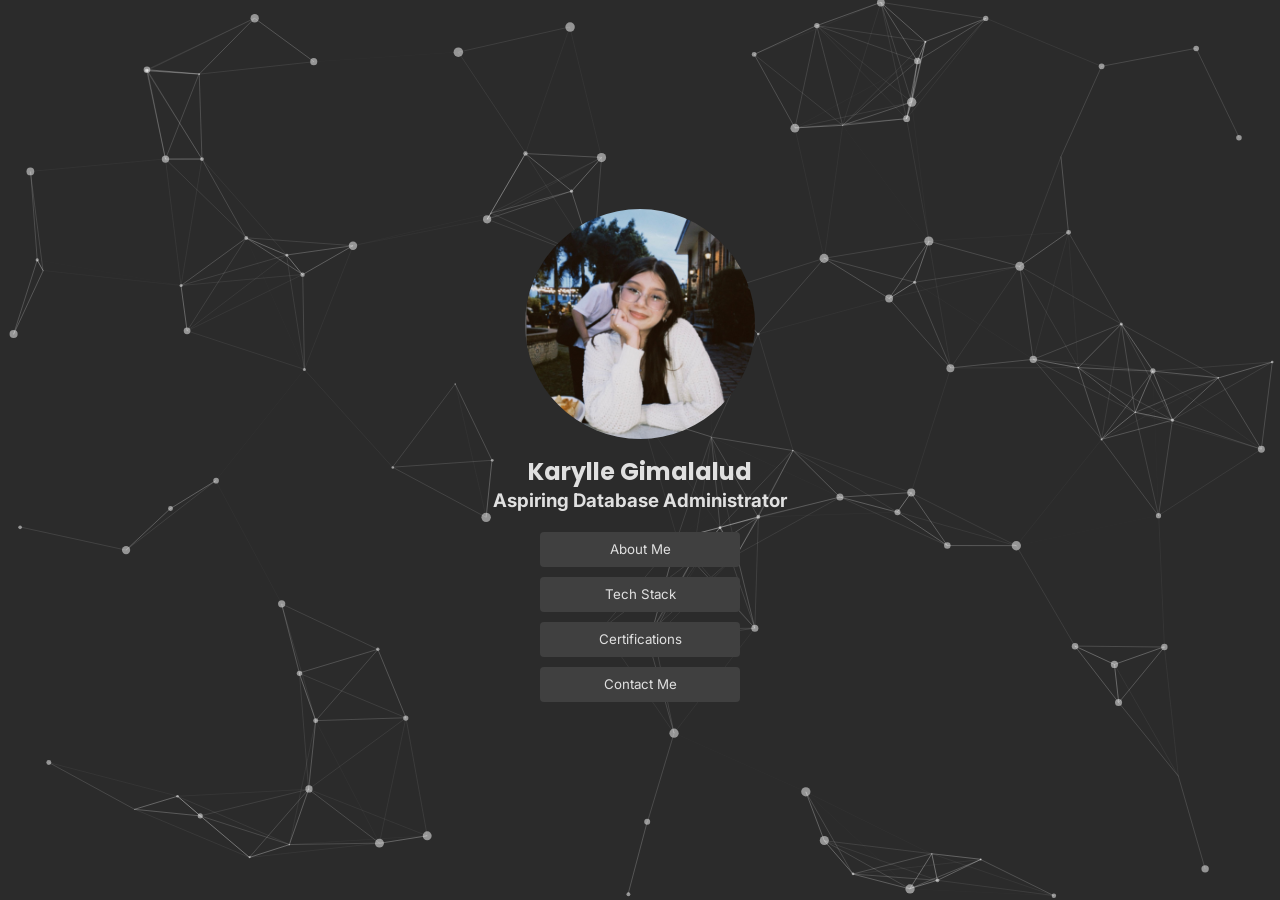
<file: index.html>
<!DOCTYPE html>
<html lang="en">
<head>
    <meta charset="UTF-8">
    <meta name="viewport" content="width=device-width, initial-scale=1.0">
    <title>Home | Karylle Gimalalud </title>
    <link rel="preconnect" href="https://fonts.googleapis.com">
    <link rel="preconnect" href="https://fonts.gstatic.com" crossorigin>
    <link href="https://fonts.googleapis.com/css2?family=Poppins:wght@300;400;500;600;700&family=Inter:wght@300;400;500;600;700&display=swap" rel="stylesheet">
    <link rel="stylesheet" href="style.css">
</head>

<body>
    <div id="particles-js"></div>

    <!-- Scripts -->
    <script src="particles.js"></script>
    <script src="app.js"></script>

    <main>

        <!-- NAVBAR -->
        <nav class="mainnavbar">
            <div class="mainnavdiv">

                <img src="pictures/about-me-profile.png" alt="My Picture">

                <h1>Karylle Gimalalud</h1>

                <h3>Aspiring Database Administrator</h3>

                <button><a href="about.html">About Me</a></button>
                <button><a href="tech-stack.html">Tech Stack</a></button>
                <button><a href="certifications.html">Certifications</a></button>
                <button><a href="contact-me.html">Contact Me</a></button>

            </div>
        </nav>

    </main>
</body>
</html>
</file>
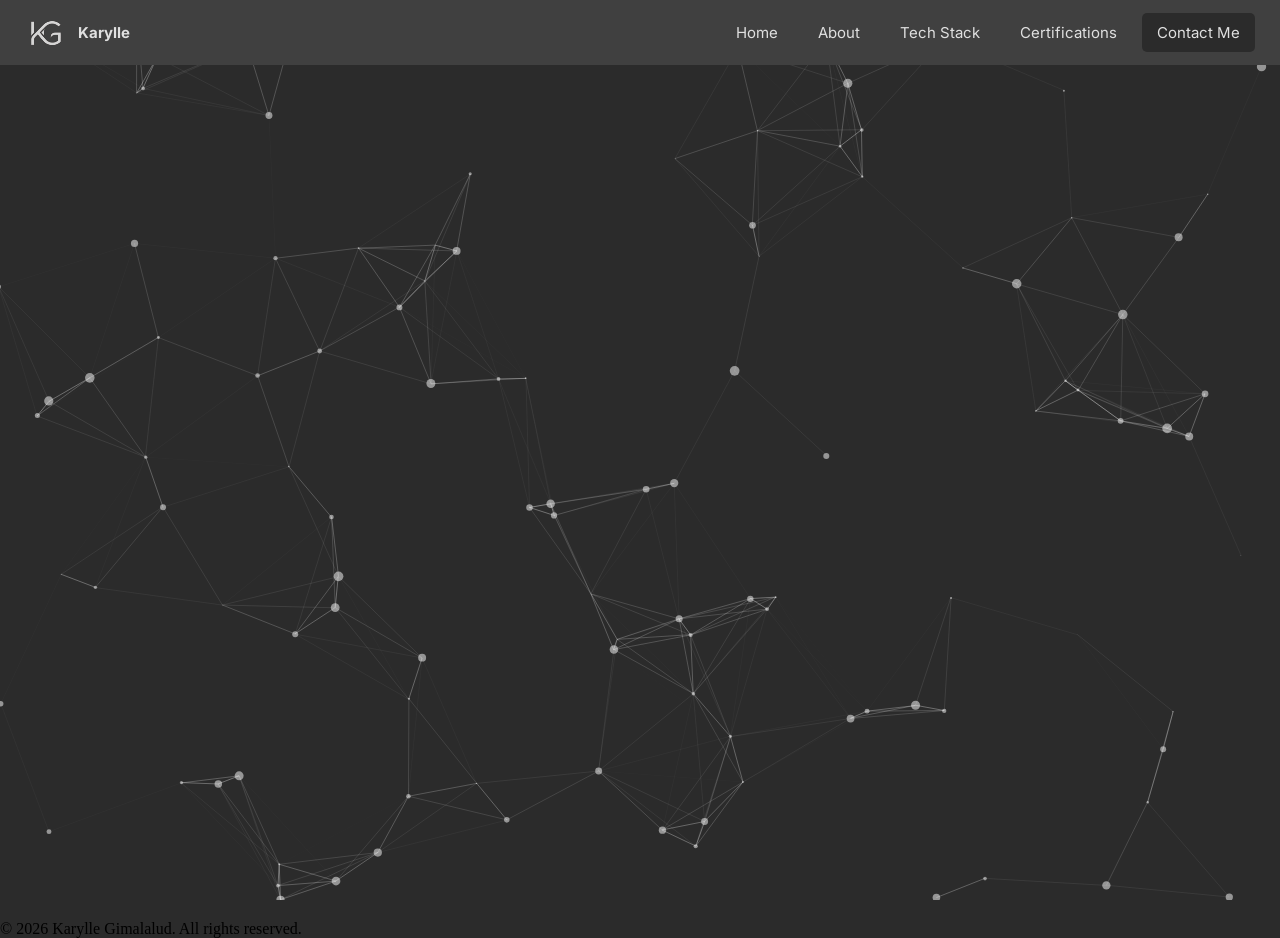
<file: about-me.html>
<!DOCTYPE html>
<html lang="en">

<head>
    <meta charset="UTF-8">
    <meta name="viewport" content="width=device-width, initial-scale=1.0">
    <title>Karylle Gimalalud | About Me</title>
    <link rel="stylesheet" href="style.css">
    <link rel="preconnect" href="https://fonts.googleapis.com">
    <link rel="preconnect" href="https://fonts.gstatic.com" crossorigin>
    <link href="https://fonts.googleapis.com/css2?family=Poppins:wght@300;400;500;600;700&family=Inter:wght@300;400;500;600;700&display=swap" rel="stylesheet">
</head>

<body>

    <!-- Particles Background -->
    <div id="particles-js">
        <script type="text/javascript" src="particles.js"></script>
        <script type="text/javascript" src="app.js"></script>
    </div>

    <!-- Navigation Bar -->
    <nav class="navbar">
        <div class="navdiv">

            <div class="logo">
                <a href="index.html">
                    <img src="pictures/gimalalud-website-logo.svg" alt="Logo">
                    Karylle
                </a>
            </div>

            <!-- Burger Menu -->
            <div class="navbar-burger">
                <span></span>
                <span></span>
                <span></span>
            </div>

            <ul class="nav-links">
                <li><a href="index.html">Home</a></li>
                <li><a href="about-me.html">About</a></li>
                <li><a href="tech-stack.html">Tech Stack</a></li>
                <li><a href="certifications.html">Certifications</a></li>
                <li><button><a href="contact-me.html">Contact Me</a></button></li>
            </ul>

        </div>
    </nav>

    <!-- About Me -->
    <section class="about">

        <div class="about-image">
            <img src="pictures/about-me-profile.png" alt="About Me Picture">
        </div>

        <div class="about-text">
            <h2 class="title">About Me</h2>

            <p>
                Hello! My name is Karylle, and I’m currently a student with a strong passion for programming and technology. I have solid foundations in Java, SQL, and HTML, and I enjoy learning how to build functional and interactive applications.
            </p>

            <p>
                I am eager to develop my skills further, explore new technologies, and create projects that solve real-world problems. I also enjoy experimenting with Android Studio using XML and Java whenever I have free time.
            </p>

        </div>

    </section>

    <!-- Hobbies -->
    <section class="hobbies">

        <div class="box">
            <h3>Coding</h3>
            <p>I enjoy coding in my free time because it allows me to create and experiment with new ideas. Whether building small apps, working in Android Studio with Java and XML, or learning new concepts, coding challenges me, sharpens my problem-solving skills, and gives me a sense of accomplishment.</p>
        </div>

        <div class="box">
            <h3>Gaming</h3>
            <p>Gaming is one of my favorite ways to relax and recharge. It lets me immerse myself in different worlds, strategize, and improve focus and adaptability. Playing games helps me relieve stress, think creatively, and approach challenges with a clearer mindset, making it both enjoyable and beneficial to my personal growth.</p>
        </div>

        <div class="box">
            <h3>Traveling</h3>
            <p>Traveling is a hobby I love because it lets me explore new places and experience diverse cultures. I enjoy discovering local traditions, tasting unique foods, and meeting new people. Every trip broadens my perspective, inspires creativity, and teaches me valuable lessons about adaptability, patience, and appreciating the world’s diversity.</p>
        </div>

    </section>

    <footer class="footer">
        <p>© 2026 Karylle Gimalalud. All rights reserved.</p>
    </footer>

    <!-- Burger Script -->
    <script>
        document.addEventListener('DOMContentLoaded', () => {
            const burger = document.querySelector('.navbar-burger');
            const menu = document.querySelector('.nav-links');

            burger.addEventListener('click', () => {
                burger.classList.toggle('is-active');
                menu.classList.toggle('is-active');
            });
        });
    </script>

</body>
</html>
</file>
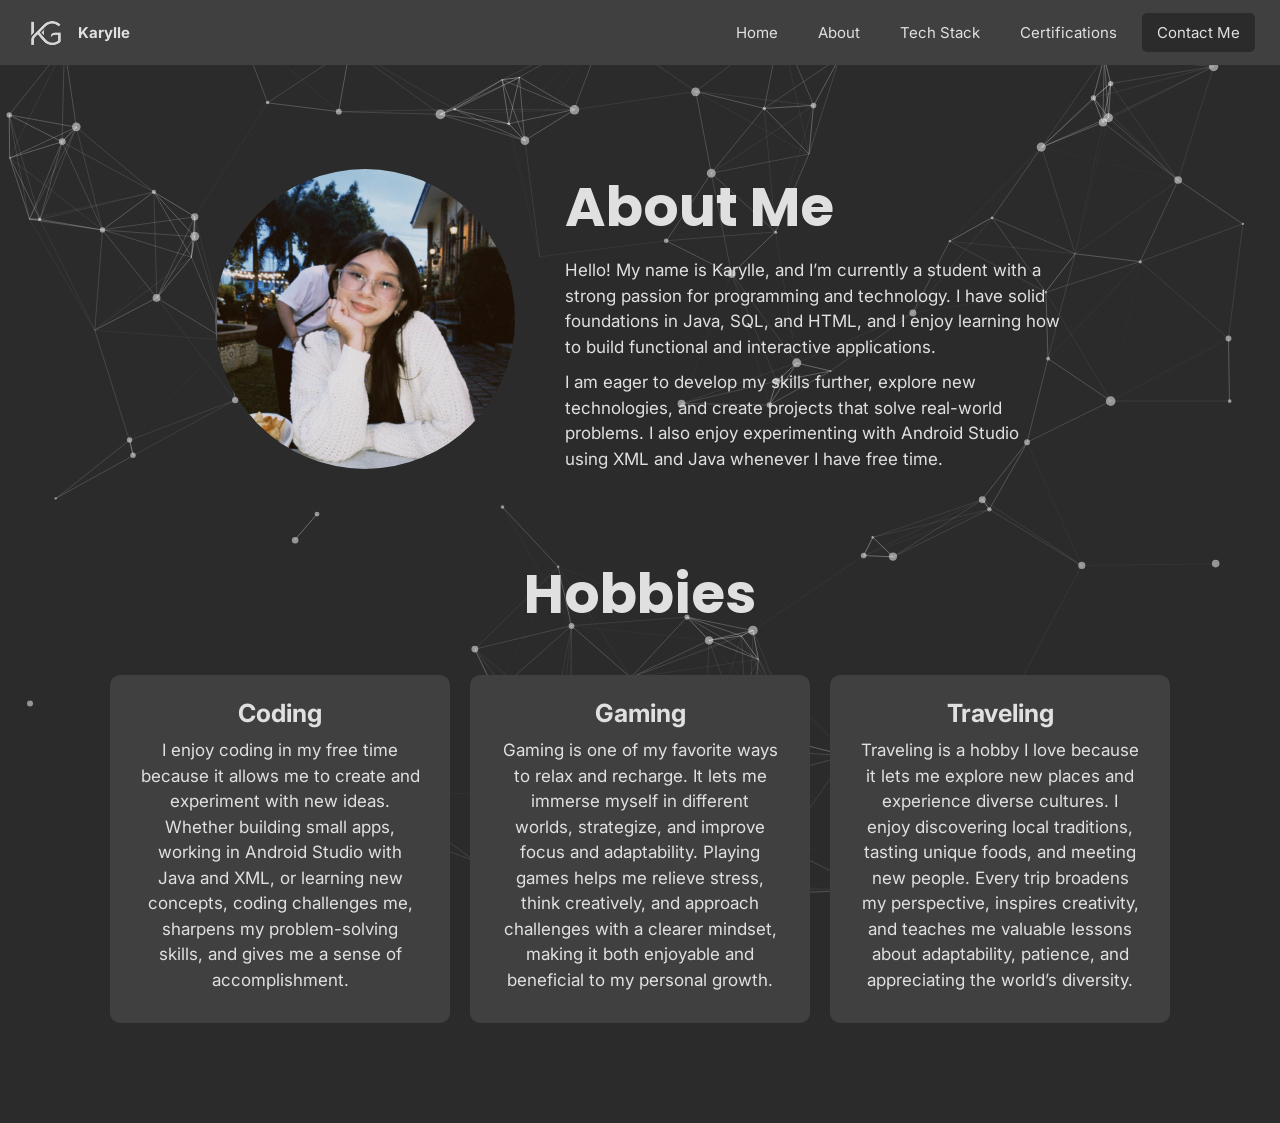
<file: about.html>
<!DOCTYPE html>
<html lang="en">

<head>
    <meta charset="UTF-8">
    <meta name="viewport" content="width=device-width, initial-scale=1.0">
    <title>About | Karylle Gimalalud</title>
    <link rel="preconnect" href="https://fonts.googleapis.com">
    <link rel="preconnect" href="https://fonts.gstatic.com" crossorigin>
    <link
        href="https://fonts.googleapis.com/css2?family=Poppins:wght@300;400;500;600;700&family=Inter:wght@300;400;500;600;700&display=swap"
        rel="stylesheet">
    <link rel="stylesheet" href="style.css">
</head>

<body>
    <!-- Navigation Bar -->
    <nav class="navbar">
        <div class="navdiv">

            <div class="logo">
                <a href="index.html">
                    <img src="pictures/gimalalud-website-logo.svg" alt="Logo">
                    Karylle
                </a>
            </div>

            <!-- Hamburger Menu (Bulma-style) -->
            <div class="navbar-burger">
                <span></span>
                <span></span>
                <span></span>
            </div>

            <ul class="nav-links">
                <li><a href="index.html">Home</a></li>
                <li><a href="about.html">About</a></li>
                <li><a href="tech-stack.html">Tech Stack</a></li>
                <li><a href="certifications.html">Certifications</a></li>

                <li>
                    <button>
                        <a href="contact-me.html">Contact Me</a>
                    </button>
                </li>
            </ul>

        </div>
    </nav>

    <main>

        <!-- About Me -->
        <section class="about">

            <div class="about-image">
                <img src="pictures/about-me-profile.png" alt="About Me Picture">
            </div>

            <div class="about-text">

                <h2 class="title">About Me</h2>

                <p>
                    Hello! My name is Karylle, and I’m currently a student with a strong passion for programming and
                    technology. I have solid foundations in Java, SQL, and HTML, and I enjoy learning how to build
                    functional and interactive applications.
                </p>

                <p>
                    I am eager to develop my skills further, explore new technologies, and create projects that solve
                    real-world problems. I also enjoy experimenting with Android Studio using XML and Java whenever I
                    have free time.
                </p>

            </div>

        </section>

        <!-- Hobbies Title -->
        <h2 class="title hobbies-title">Hobbies</h2>

        <!-- Hobbies -->
        <section class="hobbies">

            <div class="box">
                <h3>Coding</h3>

                <p>
                    I enjoy coding in my free time because it allows me to create and experiment with new ideas.
                    Whether building small apps, working in Android Studio with Java and XML, or learning new concepts,
                    coding challenges me, sharpens my problem-solving skills, and gives me a sense of accomplishment.
                </p>
            </div>

            <div class="box">
                <h3>Gaming</h3>

                <p>
                    Gaming is one of my favorite ways to relax and recharge. It lets me immerse myself in different
                    worlds, strategize, and improve focus and adaptability. Playing games helps me relieve stress,
                    think creatively, and approach challenges with a clearer mindset, making it both enjoyable and
                    beneficial to my personal growth.
                </p>
            </div>

            <div class="box">
                <h3>Traveling</h3>

                <p>
                    Traveling is a hobby I love because it lets me explore new places and experience diverse cultures.
                    I enjoy discovering local traditions, tasting unique foods, and meeting new people. Every trip
                    broadens my perspective, inspires creativity, and teaches me valuable lessons about adaptability,
                    patience, and appreciating the world’s diversity.
                </p>
            </div>

        </section>

    </main>

    <!-- Particles Background -->
    <div id="particles-js">
        <script type="text/javascript" src="particles.js"></script>
        <script type="text/javascript" src="app.js"></script>
    </div>

    <!-- Burger Script -->
    <script>
        document.addEventListener('DOMContentLoaded', () => {
            const burger = document.querySelector('.navbar-burger');
            const menu = document.querySelector('.nav-links');

            burger.addEventListener('click', () => {
                burger.classList.toggle('is-active');
                menu.classList.toggle('is-active');
            });
        });
    </script>

</body>

</html>
</file>
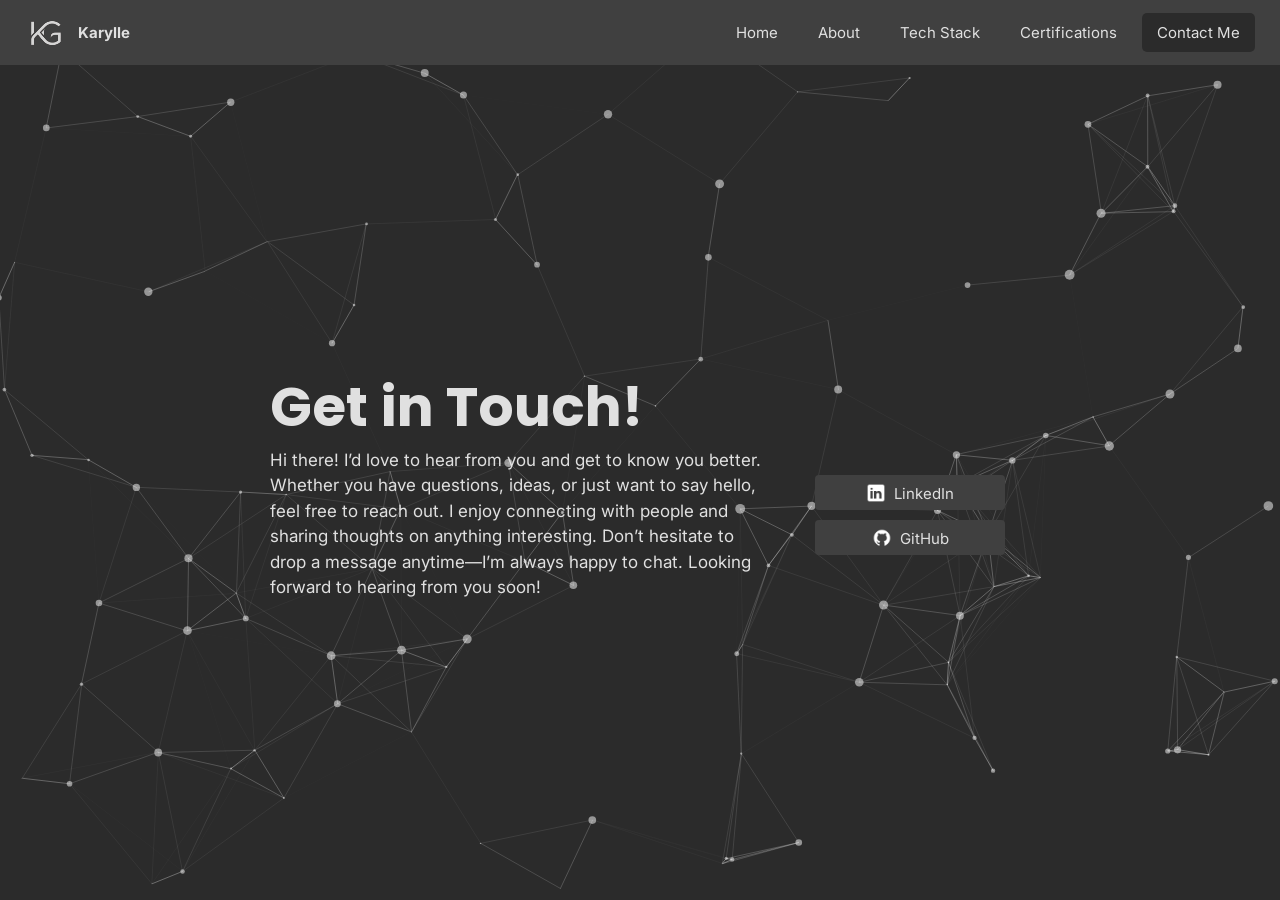
<file: contact-me.html>
<!DOCTYPE html>
<html lang="en">

<head>
    <meta charset="UTF-8">
    <meta name="viewport" content="width=device-width, initial-scale=1.0">
    <title>Contact Me | Karylle Gimalalud</title>
    <link rel="preconnect" href="https://fonts.googleapis.com">
    <link rel="preconnect" href="https://fonts.gstatic.com" crossorigin>
    <link href="https://fonts.googleapis.com/css2?family=Poppins:wght@300;400;500;600;700&family=Inter:wght@300;400;500;600;700&display=swap" rel="stylesheet">
    <link rel="stylesheet" href="style.css">
</head>

<body>

    <!-- Navigation Bar -->
    <nav class="navbar">
        <div class="navdiv">

            <div class="logo">
                <a href="index.html">
                    <img src="pictures/gimalalud-website-logo.svg" alt="Logo">
                    Karylle
                </a>
            </div>

            <!-- Hamburger Menu -->
            <div class="navbar-burger">
                <span></span>
                <span></span>
                <span></span>
            </div>

            <ul class="nav-links">
                <li><a href="index.html">Home</a></li>
                <li><a href="about.html">About</a></li>
                <li><a href="tech-stack.html">Tech Stack</a></li>
                <li><a href="certifications.html">Certifications</a></li>
                <li><button><a href="contact-me.html">Contact Me</a></button></li>
            </ul>

        </div>
    </nav>

    <!-- Contact Me -->
    <main class="contact">

        <div class="contact-text">

            <h2 class="title">Get in Touch!</h2>

            <p>
                Hi there! I’d love to hear from you and get to know you better.
                Whether you have questions, ideas, or just want to say hello,
                feel free to reach out. I enjoy connecting with people and sharing
                thoughts on anything interesting. Don’t hesitate to drop a message
                anytime—I’m always happy to chat. Looking forward to hearing from you soon!
            </p>

        </div>

        <div class="contact-contents">

            <button class="contact-links">
                <a href="https://www.linkedin.com/in/karylle-gimalalud-b8ab68400/" target="_blank">
                    <img src="pictures/linkedin-logo.png" alt="LinkedIn Logo">
                    LinkedIn
                </a>
            </button>

            <button class="contact-links">
                <a href="https://github.com/KarylleG" target="_blank">
                    <img src="pictures/github-logo.png" alt="GitHub Logo">
                    GitHub
                </a>
            </button>

        </div>

    </main>

    <!-- Particles Background -->
    <div id="particles-js">
        <script type="text/javascript" src="particles.js"></script>
        <script type="text/javascript" src="app.js"></script>
    </div>

    <!-- Burger Script -->
    <script>
        document.addEventListener('DOMContentLoaded', () => {

            const burger = document.querySelector('.navbar-burger');
            const menu = document.querySelector('.nav-links');

            burger.addEventListener('click', () => {
                burger.classList.toggle('is-active');
                menu.classList.toggle('is-active');
            });

        });
    </script>

</body>

</html>
</file>
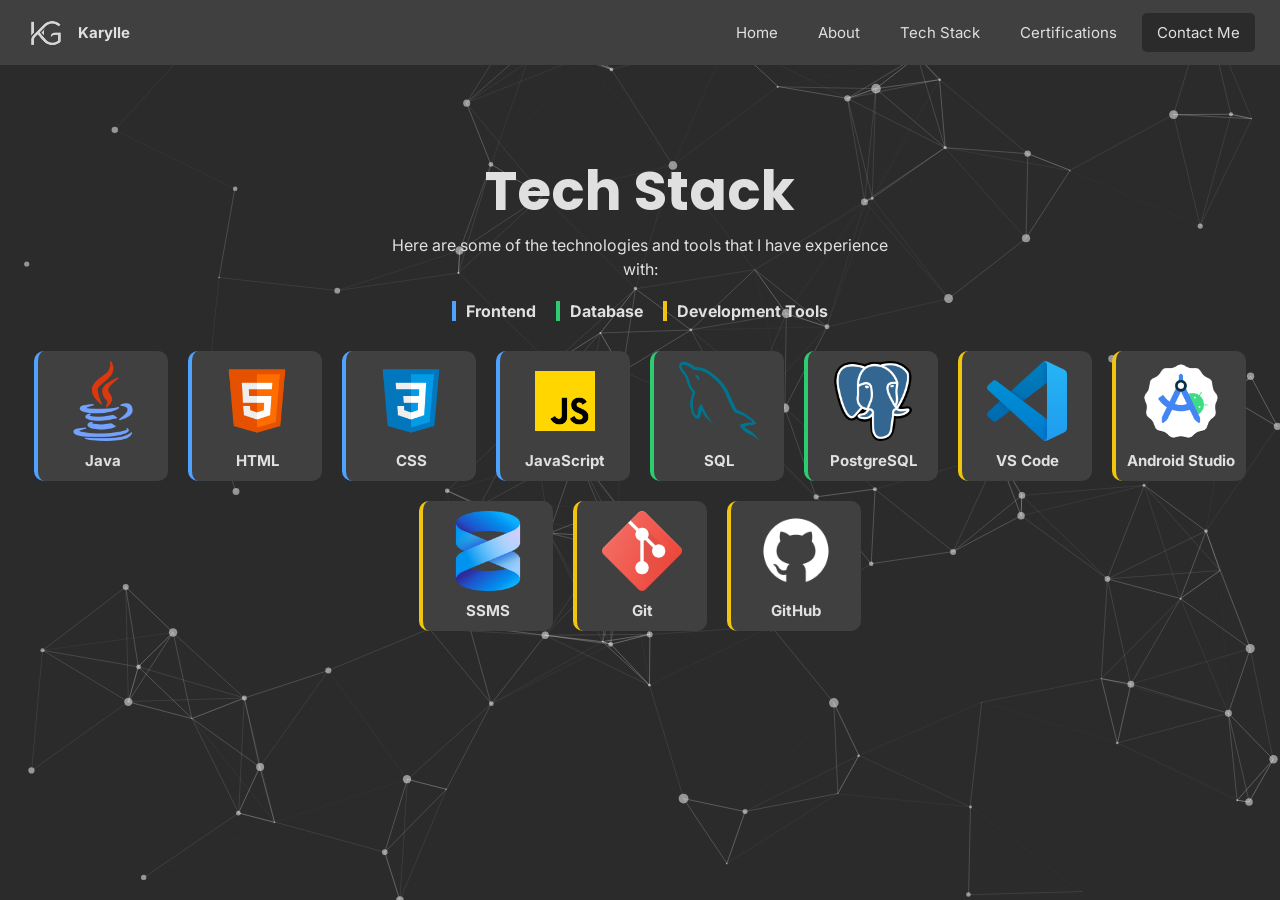
<file: tech-stack.html>
<!DOCTYPE html>
<html lang="en">

<head>
    <meta charset="UTF-8">
    <meta name="viewport" content="width=device-width, initial-scale=1.0">
    <title>Tech Stack | Karylle Gimalalud</title>
    <link rel="preconnect" href="https://fonts.googleapis.com">
    <link rel="preconnect" href="https://fonts.gstatic.com" crossorigin>
    <link href="https://fonts.googleapis.com/css2?family=Poppins:wght@300;400;500;600;700&family=Inter:wght@300;400;500;600;700&display=swap" rel="stylesheet">
    <link rel="stylesheet" href="style.css">
</head>

<body>
    <!-- Navigation Bar -->
    <nav class="navbar">
        <div class="navdiv">

            <div class="logo">
                <a href="index.html">
                    <img src="pictures/gimalalud-website-logo.svg" alt="Logo">
                    Karylle
                </a>
            </div>

            <!-- Hamburger Menu (Bulma-style) -->
            <div class="navbar-burger">
                <span></span>
                <span></span>
                <span></span>
            </div>

            <ul class="nav-links">
                <li><a href="index.html">Home</a></li>
                <li><a href="about.html">About</a></li>
                <li><a href="tech-stack.html">Tech Stack</a></li>
                <li><a href="certifications.html">Certifications</a></li>
                <li><button><a href="contact-me.html">Contact Me</a></button></li>
            </ul>

        </div>
    </nav>

    <main>

        <!-- Tech Stack -->
        <section class="techstack">

            <div class="techstack-text">
                <h2 class="title">Tech Stack</h2>
                <p class="description">Here are some of the technologies and tools that I have experience with:</p>
            </div>

        </section>

        <!-- Tech Stack Legends -->
        <section class="techstack-legends">

            <div class="legends frontend">
                <h4>Frontend</h4>
            </div>

            <div class="legends database">
                <h4>Database</h4>
            </div>

            <div class="legends devtools">
                <h4>Development Tools</h4>
            </div>

        </section>

        <!-- Tech Stack Icons -->
        <section class="techstack-photos">

            <div class="techstack-images frontend">
                <img src="pictures/java-logo.png" alt="Java Logo">
                <h3>Java</h3>
            </div>


            <div class="techstack-images frontend">
                <img src="pictures/html-logo.png" alt="HTML Logo">
                <h3>HTML</h3>
            </div>

            <div class="techstack-images frontend">
                <img src="pictures/css-logo.png" alt="CSS Logo">
                <h3>CSS</h3>
            </div>

            <div class="techstack-images frontend">
                <img src="pictures/javascript-logo.png" alt="JavaScript Logo">
                <h3>JavaScript</h3>
            </div>

            <div class="techstack-images database">
                <img src="pictures/mysql-logo.png" alt="SQL Logo">
                <h3>SQL</h3>
            </div>

             <div class="techstack-images database">
                <img src="pictures/postgresql-logo.png" alt="PostgreSQL Logo">
                <h3>PostgreSQL</h3>
            </div>

            <div class="techstack-images devtools">
                <img src="pictures/visual-studio-code-logo.png" alt="Visual Studio Logo">
                <h3>VS Code</h3>
            </div>

            <div class="techstack-images devtools">
                <img src="pictures/android-studio-logo.png" alt="Android Studio Logo">
                <h3>Android Studio</h3>
            </div>

            <div class="techstack-images devtools">
                <img src="pictures/sql-server-management-studio-logo.png" alt="SQL Server Management Studio Logo">
                <h3>SSMS</h3>
            </div>

            <div class="techstack-images devtools">
                <img src="pictures/git-logo.png" alt="Git Logo">
                <h3>Git</h3>
            </div>

            <div class="techstack-images devtools">
                <img src="pictures/github-logo.png" alt="GitHub Logo">
                <h3>GitHub</h3>
            </div>

        </section>

    </main>

    <!-- Particles Background -->
    <div id="particles-js">
        <script type="text/javascript" src="particles.js"></script>
        <script type="text/javascript" src="app.js"></script>
    </div>

    <!-- Burger Script -->
    <script>
        document.addEventListener('DOMContentLoaded', () => {
            const burger = document.querySelector('.navbar-burger');
            const menu = document.querySelector('.nav-links');

            burger.addEventListener('click', () => {
                burger.classList.toggle('is-active');
                menu.classList.toggle('is-active');
            });
        });
    </script>

</body>

</html>
</file>
<file: style.css>
* {
    text-decoration: none;
    margin: 0;
    padding: 0;
}

body {
    background-color: #2B2B2B;
    margin: 0;
    display: flex;
    flex-direction: column;
    min-height: 100vh;
}

main {
    flex: 1;
    z-index: 1; /* Ensure main content is above the particle background */
}

/* navigation bar */
.navbar {
    font-family: 'Inter', sans-serif;
    font-size: 15px;
    background: #404040;
    position: sticky;
    top: 0;
    width: 100%;
    z-index: 1000;
}

.navdiv {
    display: flex;
    justify-content: space-between;
    align-items: center;
    height: 65px;
    padding: 0 20px;
    flex-wrap: wrap;
}

/* logo */
.logo a {
    font-size: 15px;
    font-weight: bold;
    color: #E0E0E0;
    display: flex;
    align-items: center;
    gap: 8px;
}

.logo img {
    height: 50px;
    width: 50px;
}

/* nav links */
.nav-links {
    list-style: none;
    display: flex;
    align-items: center;
    flex-wrap: wrap;
}

.nav-links a {
    color: #E0E0E0;
    padding: 10px 15px;
    display: block;
    margin: 5px;
    text-decoration: none;
    transition: 0.3s ease;
}

.nav-links a:hover {
    background-color: #7D7D7D;
    color: #E0E0E0;
    border-radius: 5px;
}

.nav-links button {
    border: none;
    background: none;
    font-family: 'Inter', sans-serif;
    font-size: 15px;
}

.nav-links button a {
    padding: 10px 15px;
    background-color: #2B2B2B;
    color: #E0E0E0;
    border-radius: 5px;
}

.nav-links button a:hover {
    background-color: #7D7D7D;
}

/* end of navigation bar */

/* main page */

#particles-js {
    position: fixed;
    top: 0;
    left: 0;
    width: 100%;
    height: 100%;
    z-index: 0; /* Ensure particles are behind the main content */
    background-color: #2B2B2B;
}

.mainnavdiv {
    display: flex;
    flex-direction: column;
    justify-content: center;
    align-items: center;
    height: 100vh;
}

.mainnavdiv img {
    width: 230px;
    height: 230px;
    border-radius: 50%;
    padding: 10px;
    margin-bottom: 5px;
}

.mainnavdiv h1 {
    color: #E0E0E0;
    font-family: 'Poppins', sans-serif;
}

.mainnavdiv h3 {
    color: #E0E0E0;
    margin-bottom: 10px;
    font-family: 'Inter', sans-serif;
}

.mainnavdiv button {
    border: none;
    background: #404040;
    margin-top: 10px;
    width: 200px;
    height: 35px;
    border-radius: 4px;
    font-family: 'Inter', sans-serif;
}

.mainnavdiv button a {
    color: #E0E0E0;
    padding: auto;
    display: block;
}

.mainnavdiv button a:hover {
    background-color: #7D7D7D;
    color: white;
    border-radius: 4px;
    padding: 9px;
}

/* end of main page */

/* about me */

.about {
    display: flex;
    flex-direction: row;
    justify-content: center;
    align-items: center;
    padding-top: 100px;
    gap: 50px;
}

.about-image {
    display: flex;
    justify-content: center;
    align-items: center;
}

.about-image img {
    width: 100%;
    max-width: 300px;
    height: auto;
    border-radius: 50%;
}

.title {
    font-size: 55px;
    color: #E0E0E0;
    font-family: 'Poppins', sans-serif;
}

.about-text {
    max-width: 500px;
    width: 100%;
    text-align: left;
    color: #E0E0E0;
    font-family: 'Inter', sans-serif;
}

.about-text p {
    font-size: 17px;
    line-height: 1.5;
    padding-top: 10px;
    color: #E0E0E0;
}

.hobbies-title {
    text-align: center;
    margin-bottom: 40px;
    margin-top: 30px;
    font-family: 'Poppins', sans-serif;
    color: #E0E0E0;
}

.hobbies {
    display: flex;
    justify-content: center;
    margin-bottom: 100px;
    flex-wrap: wrap;
    gap: 20px;
}

.box {
    background-color: #404040;
    padding: 20px;
    border-radius: 10px;
    width: 300px;
    color: #E0E0E0;
    font-family: 'Inter', sans-serif;
    transition: 0.3s ease;
}

.box:hover {
    transform: translateY(-8px);
    background-color: #4a4a4a; 
    box-shadow: 0 10px 20px rgba(0,0,0,0.3);
}

.box h3 {
    font-size: 25px;
    padding-top: 3px;
    text-align: center;
    font-weight: bold;
    transition: 0.3s ease;
}

.box:hover h3 {
    color: #ffffff;
}

.box p {
    padding: 10px;
    line-height: 1.5;
    font-size: 17px;
    text-align: center;
}

/* responsive design for about me section */

@media (max-width: 768px) and (min-width: 321px) {
    .about {
        flex-direction: column;
        padding: 35px 20px;
        text-align: center;
    }

    .about-image img {
        max-width: 300px;
    }

    h2.title {
        font-size: 50px;
    }

    .about-text {
        text-align: center;
        font-size: 25px;
    }

    .nav-links {
        display: none;
        flex-direction: column;
        background: #5A5A5A;
        width: 100%;
        position: absolute;
        top: 65px;
        left: 0;
    }

    .navbar-burger {
        display: none;
        cursor: pointer;
    }

    .navbar-burger span {
        display: block;
        width: 25px;
        height: 3px;
        margin: 5px;
        background: #E0E0E0;
    }
}

@media (max-width: 768px) {
    .about {
        flex-direction: column;
        text-align: center;
    }

    .about-image img {
        max-width: 300px;
    }

    .title {
        font-size: 30px;
    }

    .about-text {
        font-size: 16px;
    }

    .box {
        max-width: 300px;
        min-width: 250px;
    }

    .navbar-burger {
        display: block;
        padding-right: 5%;
    }

    .nav-links {
        display: none;
        flex-direction: column;
        width: 100%;
        background: #5A5A5A;
        position: absolute;
        top: 65px;
        left: 0;
    }

    .nav-links.is-active {
        display: flex;
    }
}

/* end of about me */

/* tech stack */
.techstack {
    display: flex;
    justify-content: center;
    flex-direction: column;
    align-items: center;
    padding-top: 40px;
}

.techstack-text {
    text-align: center;
    line-height: 1.5;
    max-width: 500px;
    padding-top: 45px;
    color: #E0E0E0;
    font-family: 'Inter', sans-serif;
}

.techstack-legends {
    display: flex;
    justify-content: center;
    align-items: center;
    gap: 20px;
    margin-top: 20px;
}

.techstack-legends h4 {
    padding-left: 10px;
    color: #E0E0E0;
    font-family: 'Inter', sans-serif;
}

.techstack-photos {
    display: flex;
    justify-content: center;
    align-items: center;
    margin-top: 30px;
    gap: 20px;
    padding-left: 20px;
    padding-right: 20px;
}

.techstack-images {
    width: 90px;   
    height: 90px;  
    background-color: #404040;
    padding: 20px;
    border-radius: 10px;
    color: #E0E0E0;
    font-family: 'Inter', sans-serif;
    display: flex;
    flex-direction: column;
    align-items: center;
    justify-content: center;
    transition: 0.3s ease;
}

.techstack-photos {
    display: flex;
    justify-content: center;
    flex-wrap: wrap;
    gap: 20px;
    margin-bottom: 100px;
}

.frontend {
    border-left: 4px solid #4DA3FF;
}

.database {
    border-left: 4px solid #2ECC71;
}

.devtools {
    border-left: 4px solid #F1C40F;
}

.techstack-images:hover {
    transform: scale(1.05);
    background-color: #4a4a4a;
    box-shadow: 0 10px 20px rgba(0,0,0,0.3);
}

.techstack-images img {
    width: 80px;
    height: 80px;
}

.techstack-images h3 {
    font-size: 15px;
    text-align: center;
    font-weight: bold;
    color: #E0E0E0;
    margin-top: 10px;
    font-family: 'Inter', sans-serif;
    white-space: nowrap;
}


@media (max-width: 768px) and (min-width: 321px) {

    .techstack {
        padding: 50px 20px;
    }

    .techstack-text {
        font-size: 16px;
        text-align: center;
    }

    .techstack-legends {
        flex-wrap: wrap;
        justify-content: center;
        gap: 15px;
        text-align: center;
    }

    .techstack-legends h4 {
        font-size: 14px;
        padding-left: 10px;
    }

    .techstack-photos {
        flex-wrap: wrap;
        justify-content: center;
        gap: 20px;
    }

    .techstack-images img {
        width: 80px;
        height: 80px;
    }

    .techstack-images h3 {
        font-size: 15px;
        text-align: center;
    }
}

@media (max-width: 320px) {

    .techstack {
        padding: 30px 15px;
    }

    .techstack-text {
        font-size: 14px;
        text-align: center;
        line-height: 1.4;
    }

    .techstack-legends {
        flex-direction: column;
        gap: 10px;
        text-align: center;
    }

    .techstack-legends h4 {
        font-size: 15px;
        padding-left: 10px;
    }

    .techstack-photos {
        flex-direction: column;
        align-items: center;
        gap: 15px;
    }

    .techstack-images img {
        width: 60px;
        height: 60px;
    }

    .techstack-images h3 {
        font-size: 13px;
        text-align: center;
    }
}

/* end of tech stack */

/* certifications */

main > h2.title {
    text-align: center;
    padding-top: 50px;
}

.certifications {
    display: flex;
    justify-content: center;
    gap: 50px;
    padding-top: 25px;
    flex-wrap: wrap;
}

.certification-contents {
    display: flex;
    flex-direction: column;
    align-items: center;
    text-align: center;
    max-width: 550px;
    width: 100%;
    gap: 15px;
}

.certification-title {
    font-size: 25px;
    color: #E0E0E0;
    font-family: 'Poppins', sans-serif;
}

.certification-contents img {
    width: 100%;
    height: auto;
    border-radius: 5px;
    transition: transform 0.3s ease;
    cursor: pointer;
}

.certification-contents img:hover {
    transform: scale(1.08);
}

.certification-contents p {
    font-size: 16px;
    line-height: 1.5;
    color: #E0E0E0;
    font-family: 'Inter', sans-serif;
}

.certification-contents button {
    border: none;
    background: #404040;
    margin-bottom: 30px;
    width: 220px;
    height: 40px;
    border-radius: 4px;
    font-family: 'Inter', sans-serif;
}

.certification-contents button a {
    color: #E0E0E0;
    padding: auto;
    display: block;
    font-size: 15px;
}

.certification-contents button a:hover {
    background-color: #7D7D7D;
    color: white;
    border-radius: 4px;
    padding: 9px;
}

/* responsive */

@media (max-width: 768px) and (min-width: 321px) {
    .certifications {
        flex-direction: column;
        align-items: center;
        text-align: center;
        padding: 15px 10px;
    }

    .certification-contents img {
        width: 90%;
        height: auto;
    }

    .certification-title {
        font-size: 35px;
    }

    .certification-contents p {
        font-size: 23px;
        text-align: center;
    }
}

@media (max-width: 768px) {
    .certifications {
        flex-direction: column;
        align-items: center;
        text-align: center;
        padding: 10px 20px;
    }

    .certification-contents img {
        width: 90%;
        height: auto;
    }

    .certification-title {
        font-size: 20px;
    }

    .certification-contents p {
        font-size: 16px;
        text-align: center;
    }

    .navbar-burger {
        display: block;
        cursor: pointer;
    }

    .navbar-burger span {
        display: block;
        width: 25px;
        height: 3px;
        margin: 5px;
        background: #E0E0E0;
    }

    .nav-links {
        display: none;
        flex-direction: column;
        width: 100%;
        background: #5A5A5A;
        position: absolute;
        top: 65px;
        left: 0;
        text-align: center;
    }

    .nav-links.is-active {
        display: flex;
    }
}

.lightbox {
    display: none;
    position: fixed;
    z-index: 9999;
    inset: 0;
    background: rgba(0, 0, 0, 0.85);
    justify-content: center;
    align-items: center;
}

.lightbox.active {
    display: flex;
}

.lightbox-content {
    position: relative;
    max-width: 90%;
    max-height: 90%;
}

.lightbox img {
    width: 100%;
    max-width: 800px;
    max-height: 80vh;
    border-radius: 10px;
    object-fit: contain;
}

.lightbox-close {
    position: absolute;
    top: -15px;
    right: -15px;
    width: 40px;
    height: 40px;
    border: none;
    border-radius: 50%;
    background: white;
    cursor: pointer;
    font-size: 20px;
}

/* contact */

.contact {
    display: flex;
    justify-content: center;
    align-items: center;
    gap: 40px;
    min-height: calc(100vh - 150px);
}

.contact-text {
    width: 100%;
    max-width: 500px;
    font-family: 'Inter', sans-serif;
}

.contact-text p {
    font-size: 17px;
    line-height: 1.5;
    text-align: left;
    color: #E0E0E0;
}

.contact-contents {
    display: flex;
    flex-direction: column;
    justify-content: center;
    align-items: center;
    margin-top: 65px;
}

.contact-contents button {
    border: none;
    background: #404040;
    width: 190px;
    height: 35px;
    border-radius: 4px;
    margin: 5px;
    font-family: 'Inter', sans-serif;
}

.contact-links a {
    color: #E0E0E0;
    display: flex;
    align-items: center;
    justify-content: center;
    gap: 8px;
    text-decoration: none;
    padding: 8px;
    font-size: 15px;
}

.contact-links a:hover {
    background-color: #7D7D7D;
    color: #E0E0E0;
    border-radius: 5px;
}

.contact-links img {
    width: 20px;
    height: 20px;
}

/* responsive contact */

@media (max-width: 768px) and (min-width: 321px) {
    .contact {
        flex-direction: column;
        justify-content: center;
        align-items: center;
        text-align: center;
        gap: 20px;
    }

    h2.title {
        font-size: 50px;
    }

    .contact-text {
        width: 100%;
        max-width: 500px;
    }

    .contact-text p {
        text-align: center;
        font-size: 17px;
        padding: 10px;
    }

    .contact-contents {
        flex-direction: column;
    }
}

@media (max-width: 320px) {
    .contact {
        flex-direction: column;
        justify-content: center;
        align-items: center;
        text-align: center;
        gap: 20px;
    }

    .title {
        font-size: 30px;
    }

    .contact-text {
        width: 100%;
        max-width: 100%;
    }

    .contact-text p {
        font-size: 13px;
        text-align: center;
        padding: 10px;
    }

    .contact-contents {
        padding-top: 0;
    }

    .navbar-burger {
        display: block;
        cursor: pointer;
    }

    .navbar-burger span {
        display: block;
        width: 25px;
        height: 3px;
        margin: 5px;
        background: #E0E0E0;
    }

    .nav-links {
        display: none;
        flex-direction: column;
        width: 100%;
        background: #5A5A5A;
        position: absolute;
        top: 65px;
        left: 0;
        text-align: center;
    }

    .nav-links.is-active {
        display: flex;
    }

    .nav-links a,
    .nav-links button {
        padding: 15px;
        width: 100%;
    }
}
</file>
